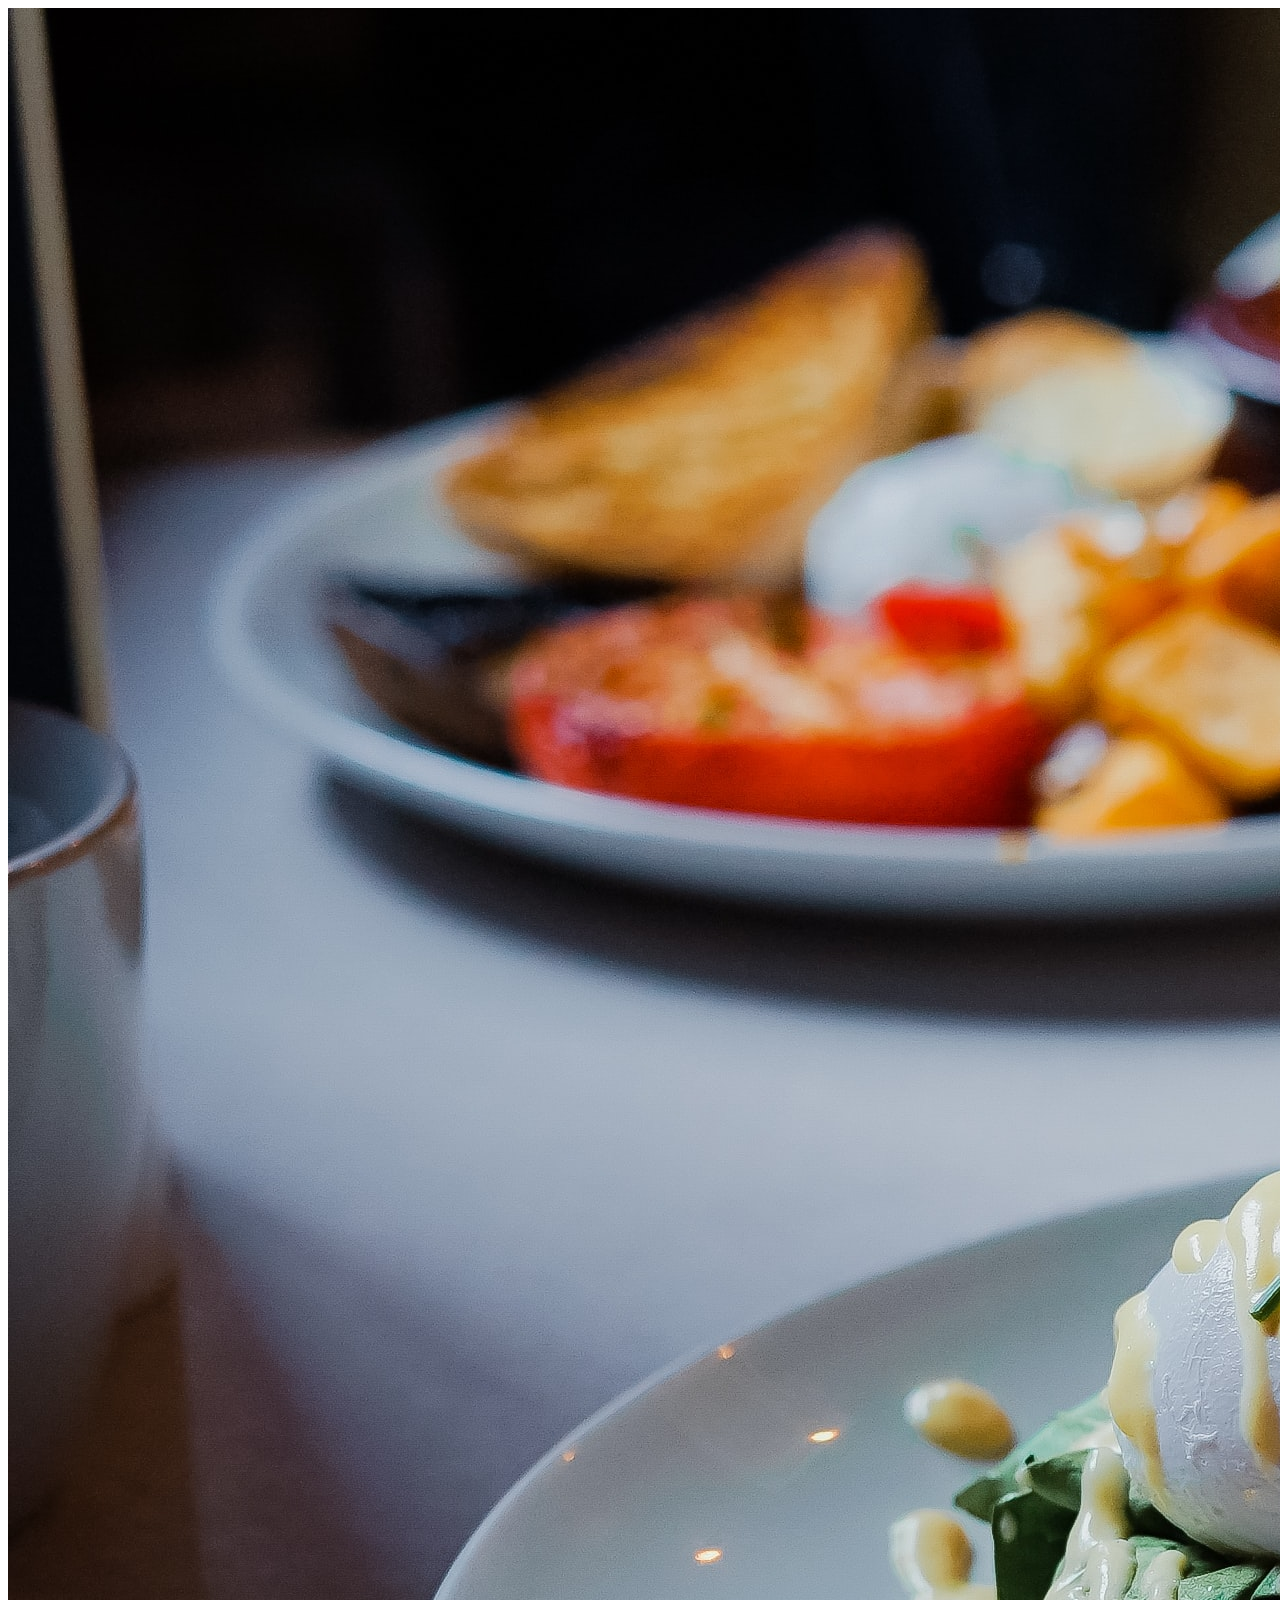
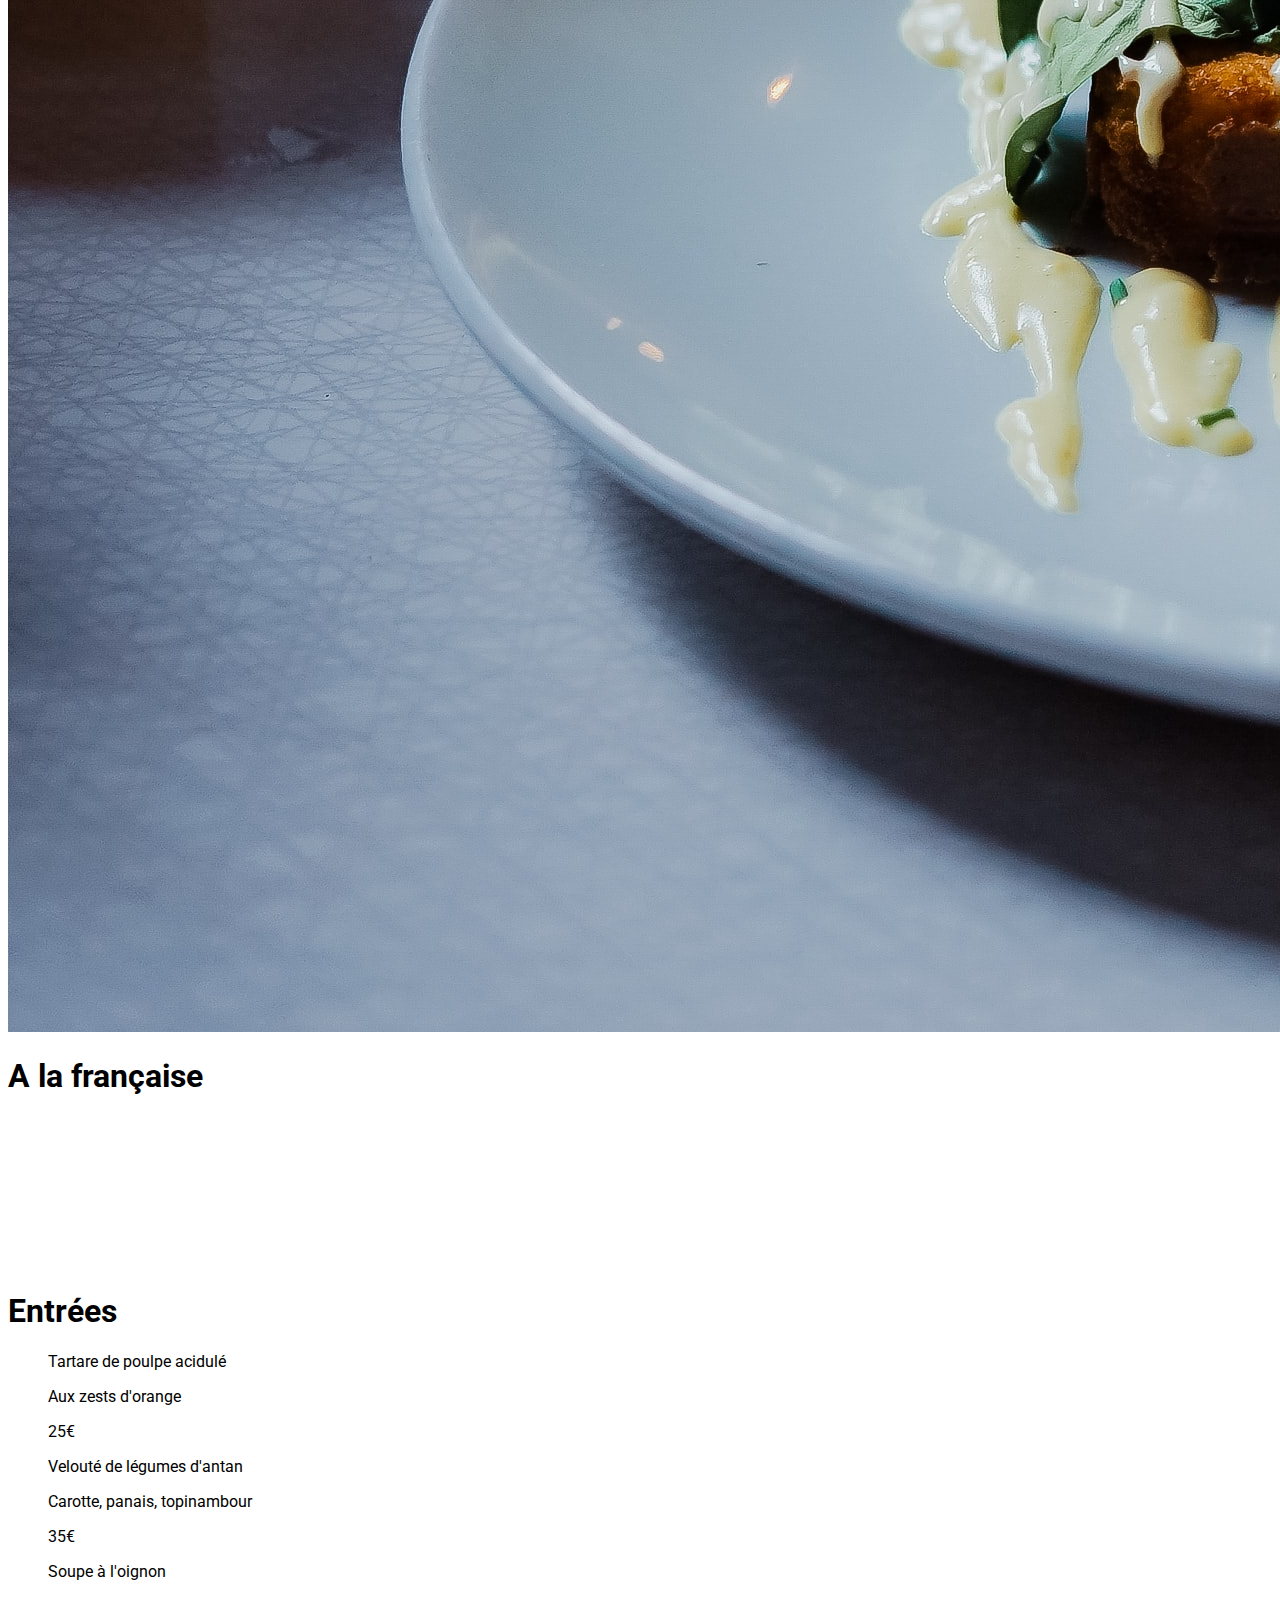
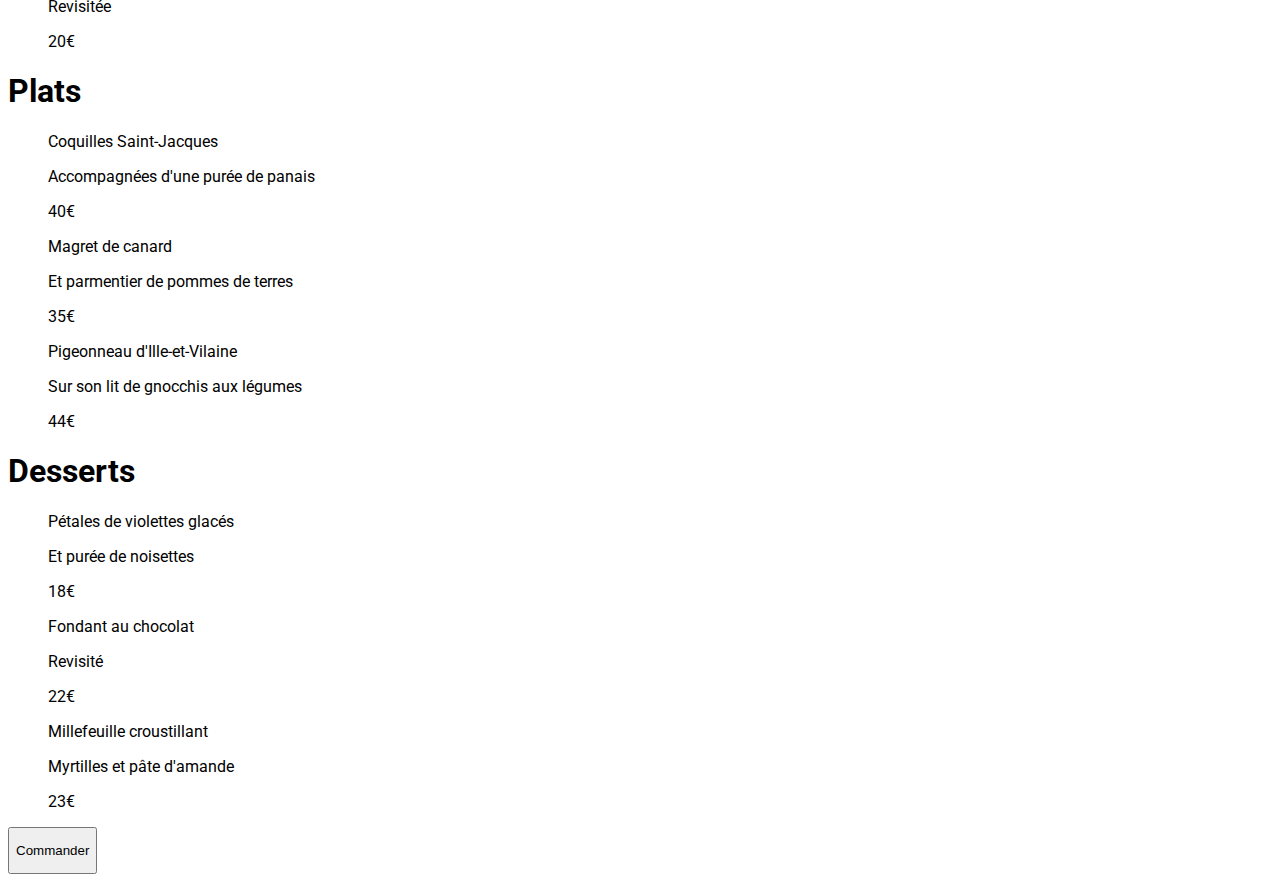
<file: alaFrancaise.html>
<!DOCTYPE html>
<html lang="en">
<head>
    <meta charset="UTF-8">
    <meta http-equiv="X-UA-Compatible" content="IE=edge">
    <meta name="viewport" content="width=device-width, initial-scale=1.0">
    <title>A la française</title>
    <link rel="stylesheet" href="./scss/style.css">
</head>
<body>
    <img src="/images/restaurants/ALaFrancaise.jpg" alt="alafrancaise">

    <section>
        <div>
            <h1>A la française</h1>
            <svg><!--trouver icone coeur--></svg>
        </div>

        <div>
            <h1>Entrées</h1>
            <ul>
                <li> 
                    <p>Tartare de poulpe acidulé</p>
                    <span>
                        <p>Aux zests d'orange</p>
                        <p>25€</p> <!--voir pour le coche-->
                    </span>
                </li>
                <li> 
                    <p>Velouté de légumes d'antan</p>
                    <span>
                        <p>Carotte, panais, topinambour</p>
                        <p>35€</p> <!--voir pour le coche-->
                    </span>
                </li>
                <li> 
                    <p>Soupe à l'oignon</p>
                    <span>
                        <p>Revisitée</p>
                        <p>20€</p> <!--voir pour le coche-->
                    </span>
                </li>
            </ul>
        </div>

        <div>
            <h1>Plats</h1>
            <ul>
                <li> 
                    <p>Coquilles Saint-Jacques</p>
                    <span>
                        <p>Accompagnées d'une purée de panais</p>
                        <p>40€</p> <!--voir pour le coche-->
                    </span>
                </li>
                <li> 
                    <p>Magret de canard</p>
                    <span>
                        <p>Et parmentier de pommes de terres</p>
                        <p>35€</p> <!--voir pour le coche-->
                    </span>
                </li>
                <li> 
                    <p>Pigeonneau d'Ille-et-Vilaine</p>
                    <span>
                        <p>Sur son lit de gnocchis aux légumes</p>
                        <p>44€</p> <!--voir pour le coche-->
                    </span>
                </li>
            </ul>
        </div>

        <div>
            <h1>Desserts</h1>
            <ul>
                <li> 
                    <p>Pétales de violettes glacés</p>
                    <span>
                        <p>Et purée de noisettes</p>
                        <p>18€</p> <!--voir pour le coche-->
                    </span>
                </li>
                <li> 
                    <p>Fondant au chocolat</p>
                    <span>
                        <p>Revisité</p>
                        <p>22€</p> <!--voir pour le coche-->
                    </span>
                </li>
                <li> 
                    <p>Millefeuille croustillant</p>
                    <span>
                        <p>Myrtilles et pâte d'amande</p>
                        <p>23€</p> <!--voir pour le coche-->
                    </span>
                </li>
            </ul>
        </div>
    </section>

    <div>
        <button>
            <p>Commander</p>
        </button>
    </div>
</body>
</html>
</file>
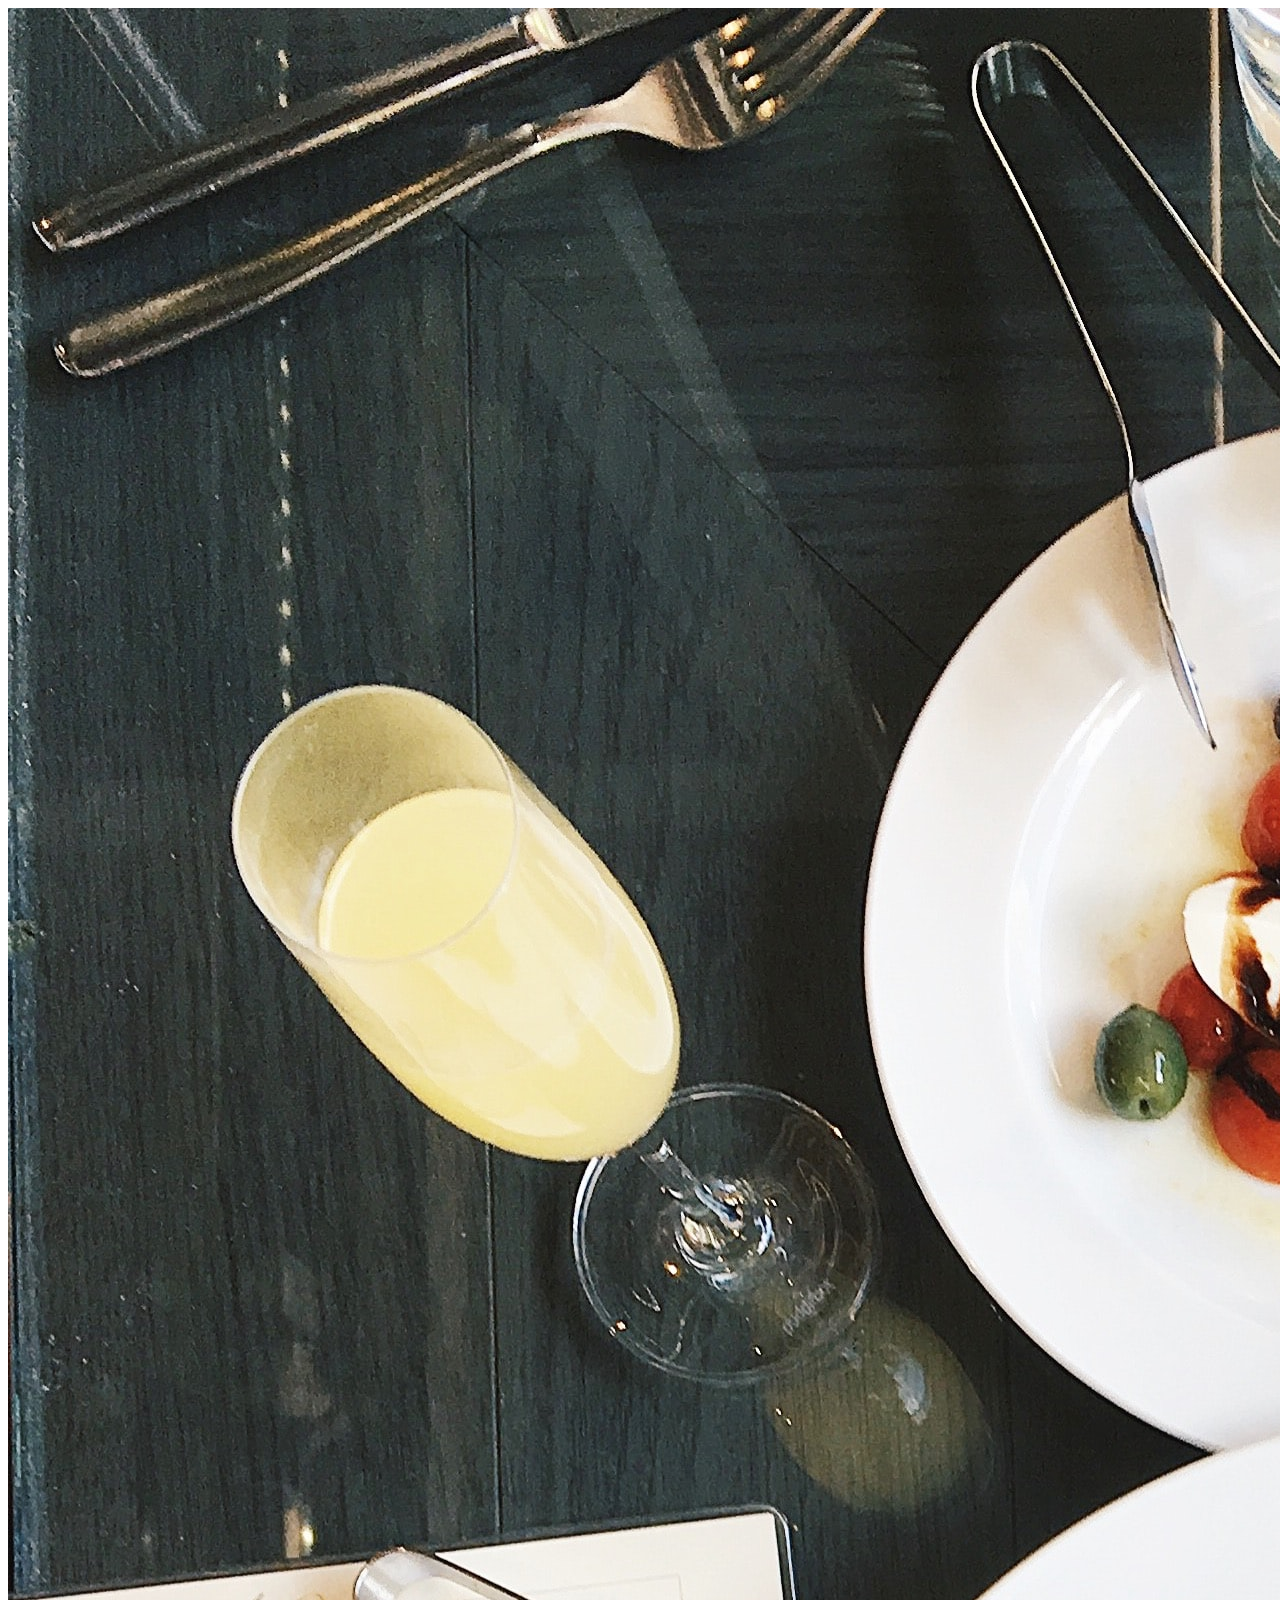
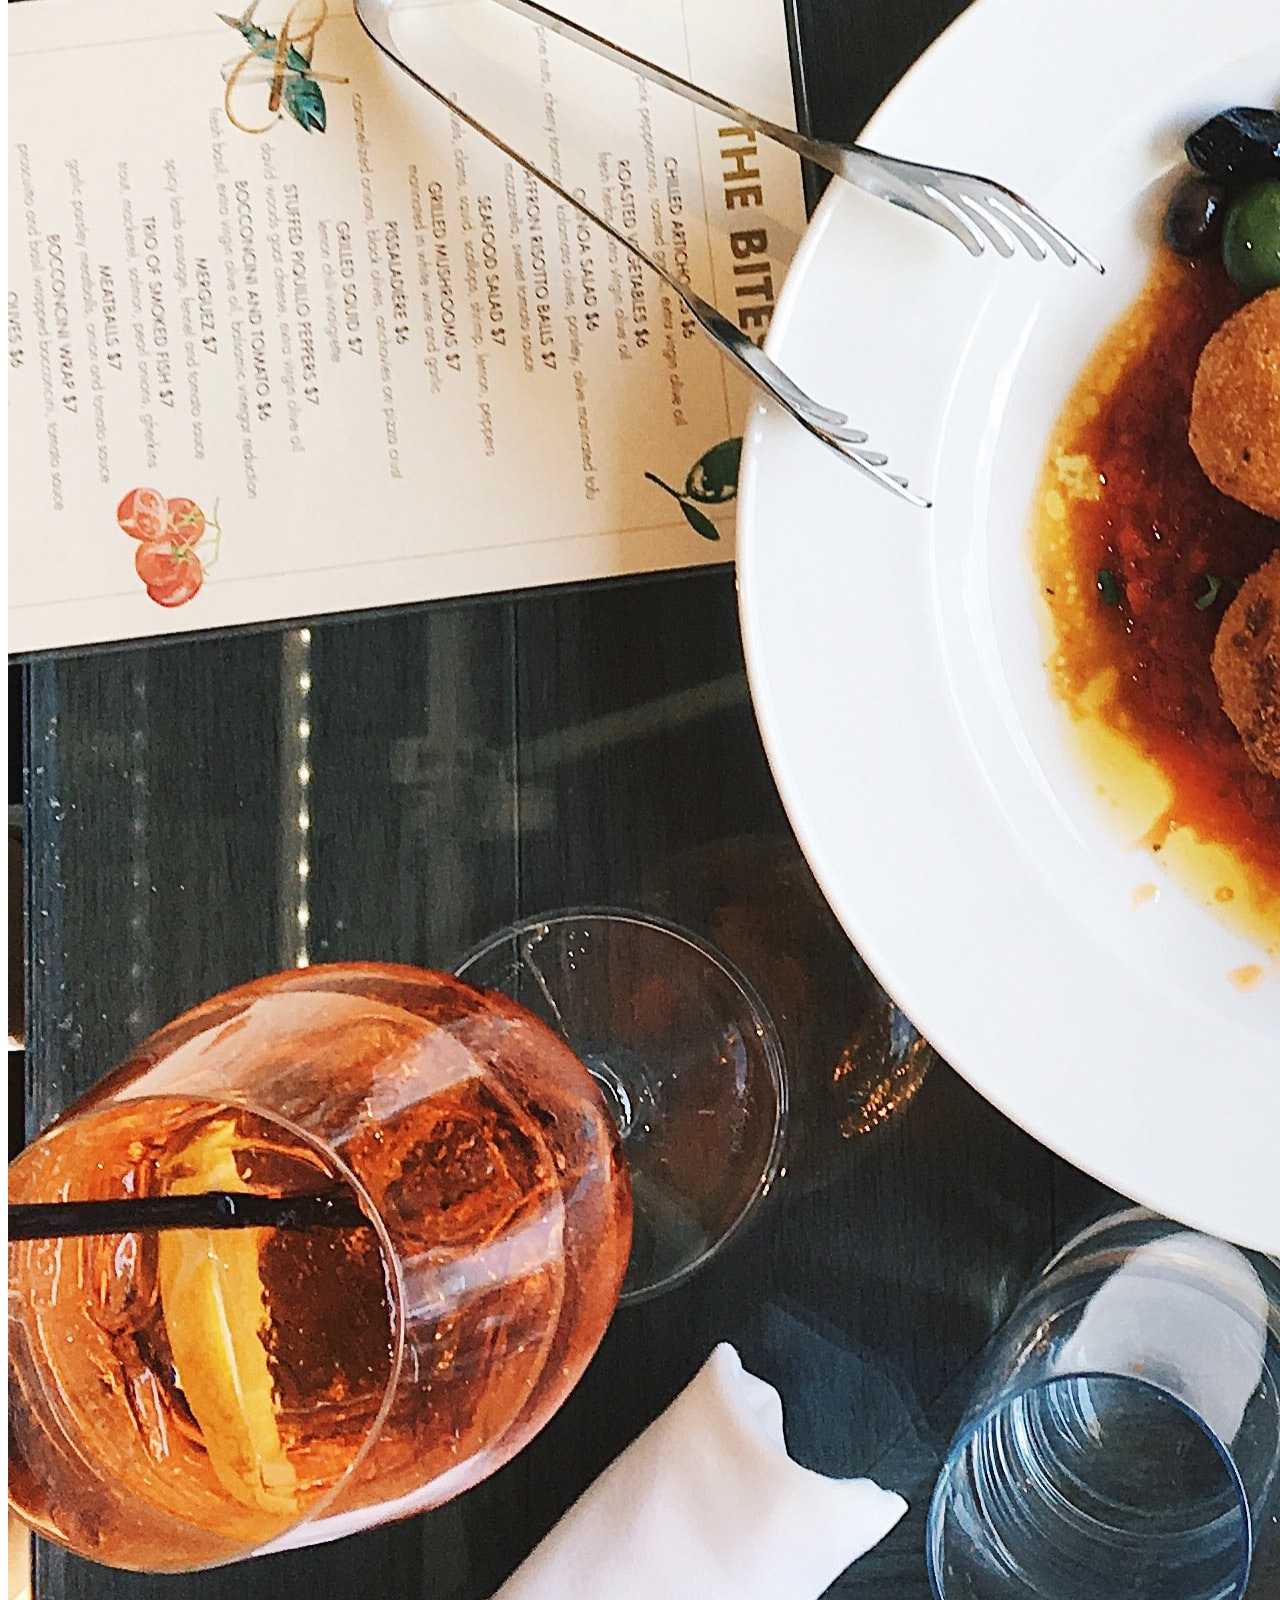
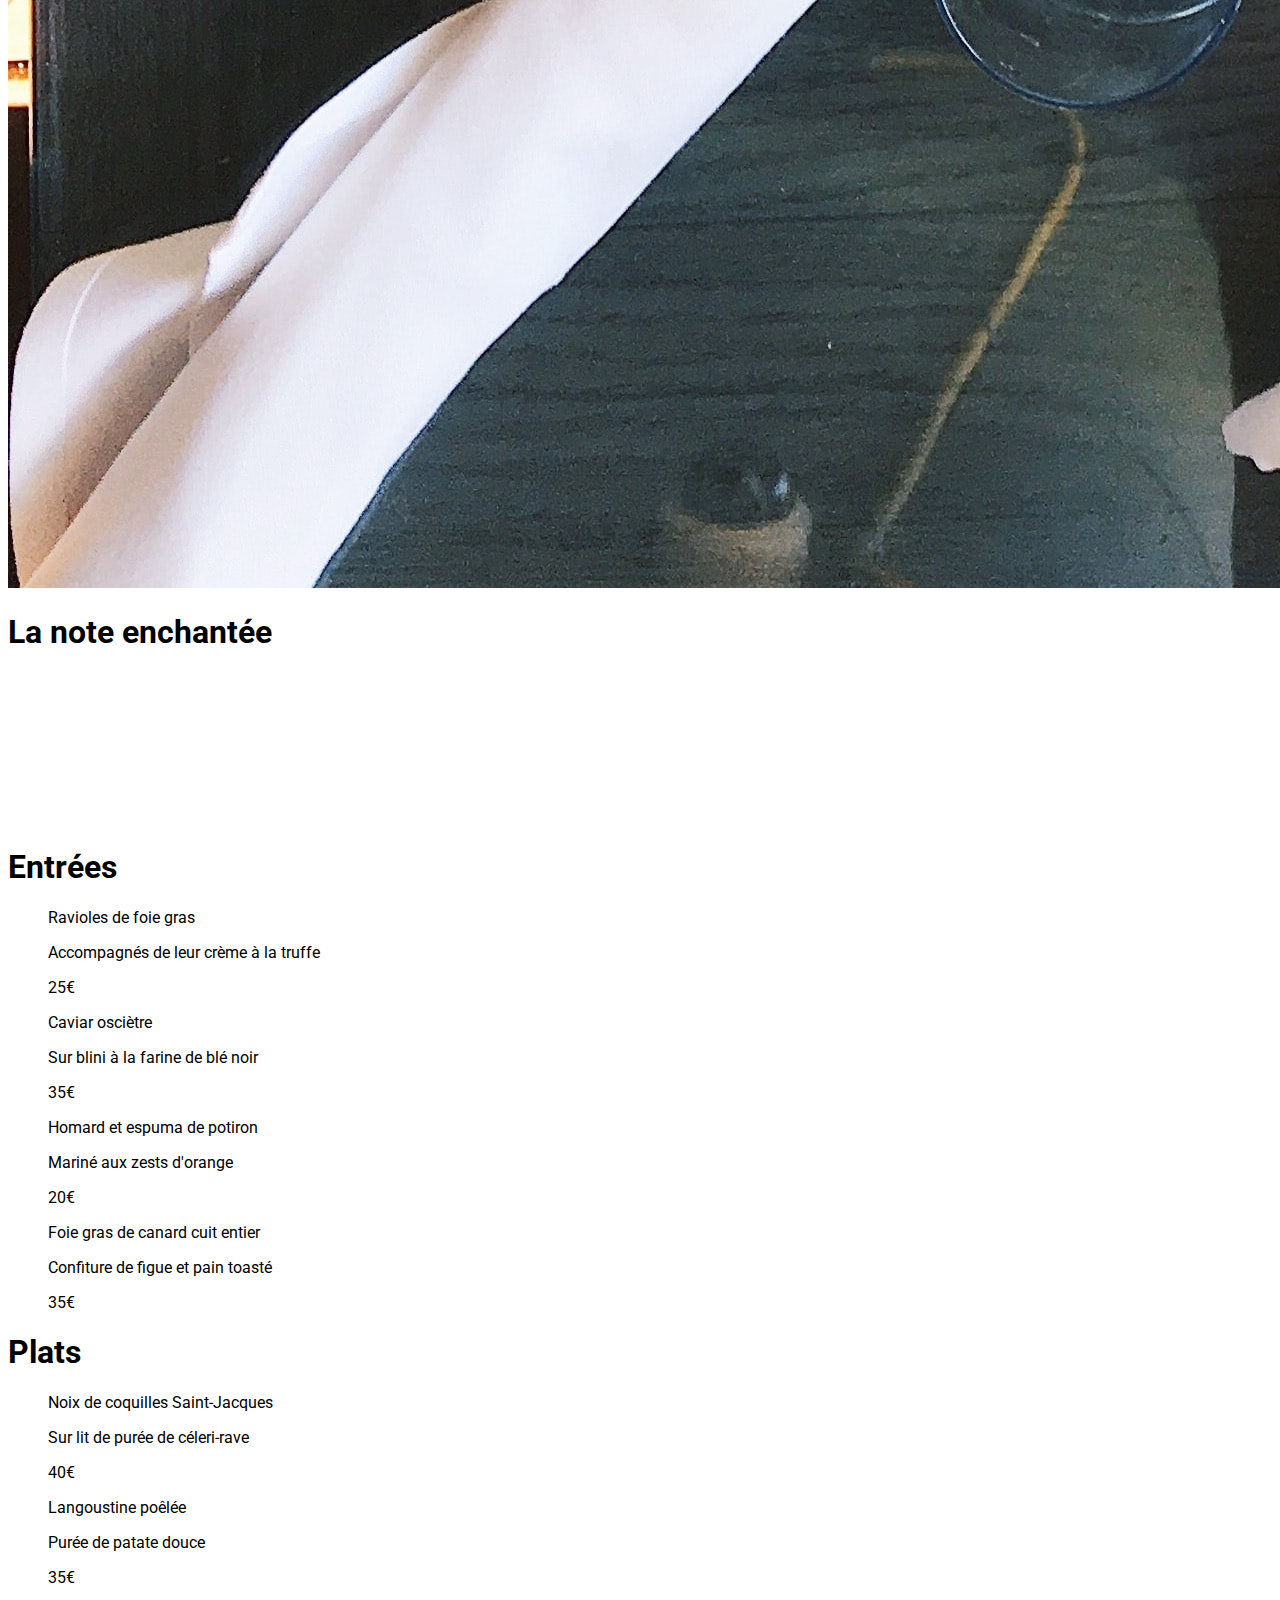
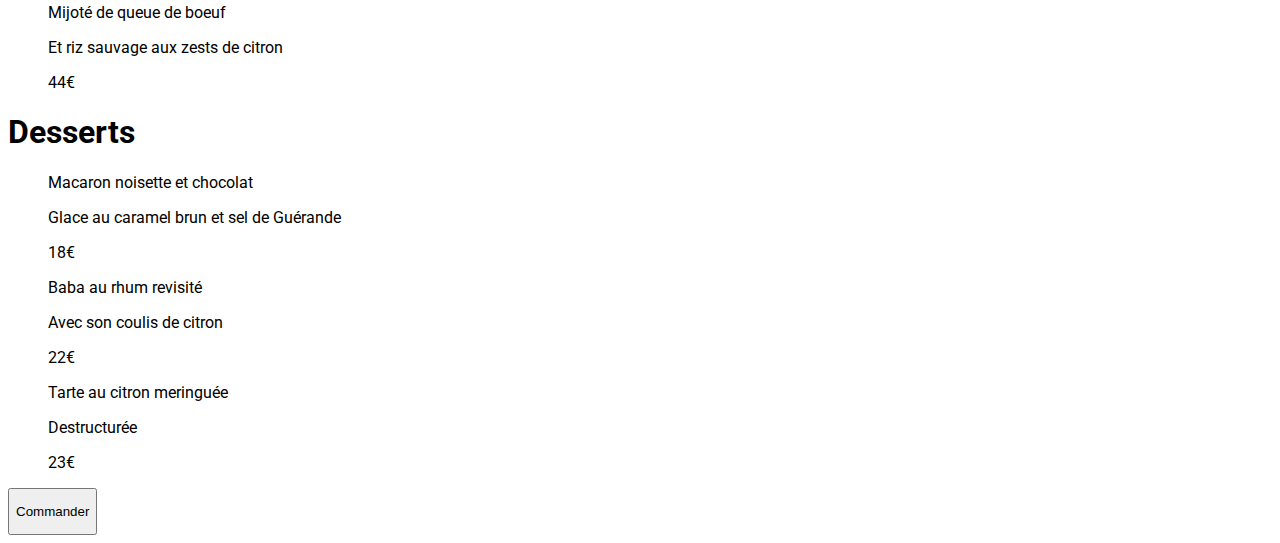
<file: LanoteEnchantee.html>
<!DOCTYPE html>
<html lang="en">
<head>
    <meta charset="UTF-8">
    <meta http-equiv="X-UA-Compatible" content="IE=edge">
    <meta name="viewport" content="width=device-width, initial-scale=1.0">
    <title>La note enchantée</title>
    <link rel="stylesheet" href="./scss/style.css">
</head>
<body>
    <img src="/images/restaurants/LaNoteEnchantee.jpg" alt="noteEnchantee">

    <section>
        <div>
            <h1>La note enchantée</h1>
            <svg><!--trouver icone coeur--></svg>
        </div>

        <div>
            <h1>Entrées</h1>
            <ul>
                <li> 
                    <p>Ravioles de foie gras</p>
                    <span>
                        <p>Accompagnés de leur crème à la truffe</p>
                        <p>25€</p> <!--voir pour le coche-->
                    </span>
                </li>
                <li> 
                    <p>Caviar osciètre</p>
                    <span>
                        <p>Sur blini à la farine de blé noir</p>
                        <p>35€</p> <!--voir pour le coche-->
                    </span>
                </li>
                <li> 
                    <p>Homard et espuma de potiron</p>
                    <span>
                        <p>Mariné aux zests d'orange</p>
                        <p>20€</p> <!--voir pour le coche-->
                    </span>
                </li>
                <li> 
                    <p>Foie gras de canard cuit entier</p>
                    <span>
                        <p>Confiture de figue et pain toasté</p>
                        <p>35€</p> <!--voir pour le coche-->
                    </span>
                </li>
            </ul>
        </div>

        <div>
            <h1>Plats</h1>
            <ul>
                <li> 
                    <p>Noix de coquilles Saint-Jacques</p>
                    <span>
                        <p>Sur lit de purée de céleri-rave</p>
                        <p>40€</p> <!--voir pour le coche-->
                    </span>
                </li>
                <li> 
                    <p>Langoustine poêlée</p>
                    <span>
                        <p>Purée de patate douce</p>
                        <p>35€</p> <!--voir pour le coche-->
                    </span>
                </li>
                <li> 
                    <p>Mijoté de queue de boeuf</p>
                    <span>
                        <p>Et riz sauvage aux zests de citron</p>
                        <p>44€</p> <!--voir pour le coche-->
                    </span>
                </li>
            </ul>
        </div>

        <div>
            <h1>Desserts</h1>
            <ul>
                <li> 
                    <p>Macaron noisette et chocolat</p>
                    <span>
                        <p>Glace au caramel brun et sel de Guérande</p>
                        <p>18€</p> <!--voir pour le coche-->
                    </span>
                </li>
                <li> 
                    <p>Baba au rhum revisité</p>
                    <span>
                        <p>Avec son coulis de citron</p>
                        <p>22€</p> <!--voir pour le coche-->
                    </span>
                </li>
                <li> 
                    <p>Tarte au citron meringuée</p>
                    <span>
                        <p>Destructurée</p>
                        <p>23€</p> <!--voir pour le coche-->
                    </span>
                </li>
            </ul>
        </div>
    </section>

    <div>
        <button>
            <p>Commander</p>
        </button>
    </div>
</body>
</html>
</file>
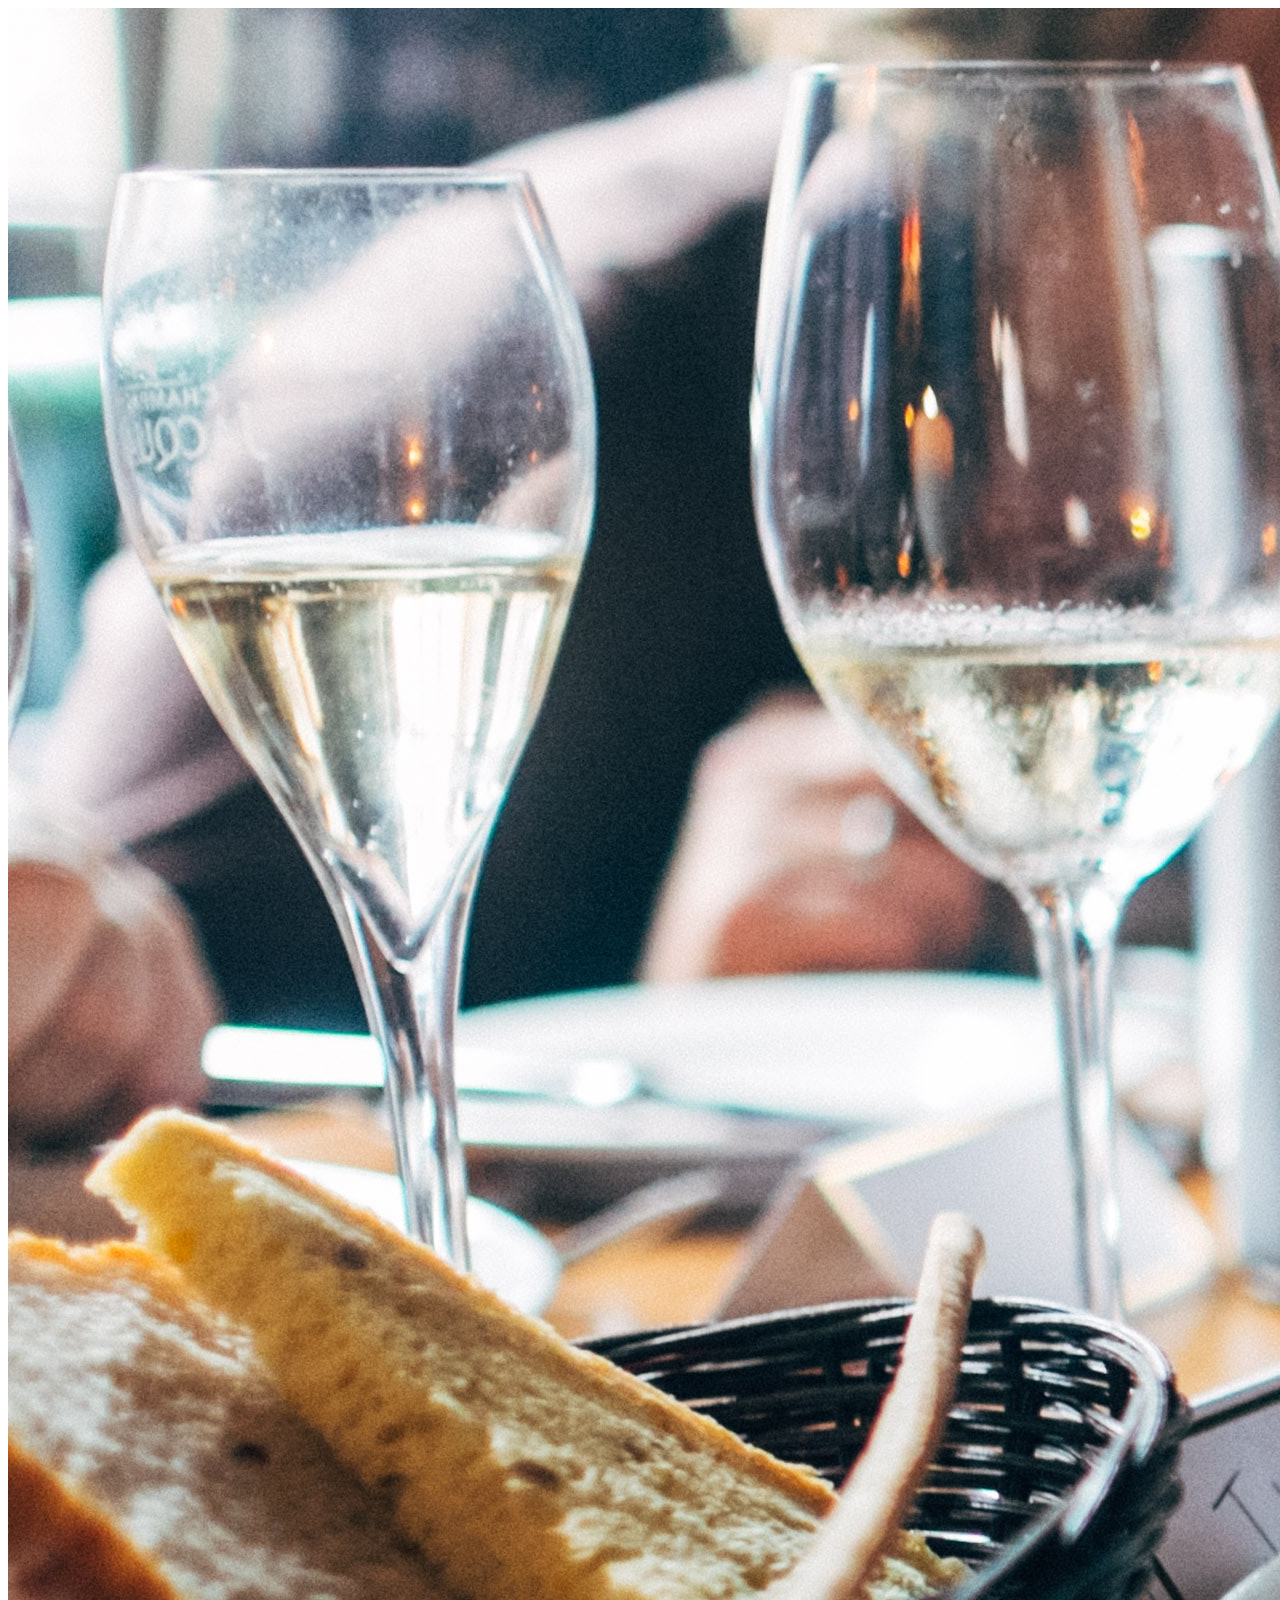
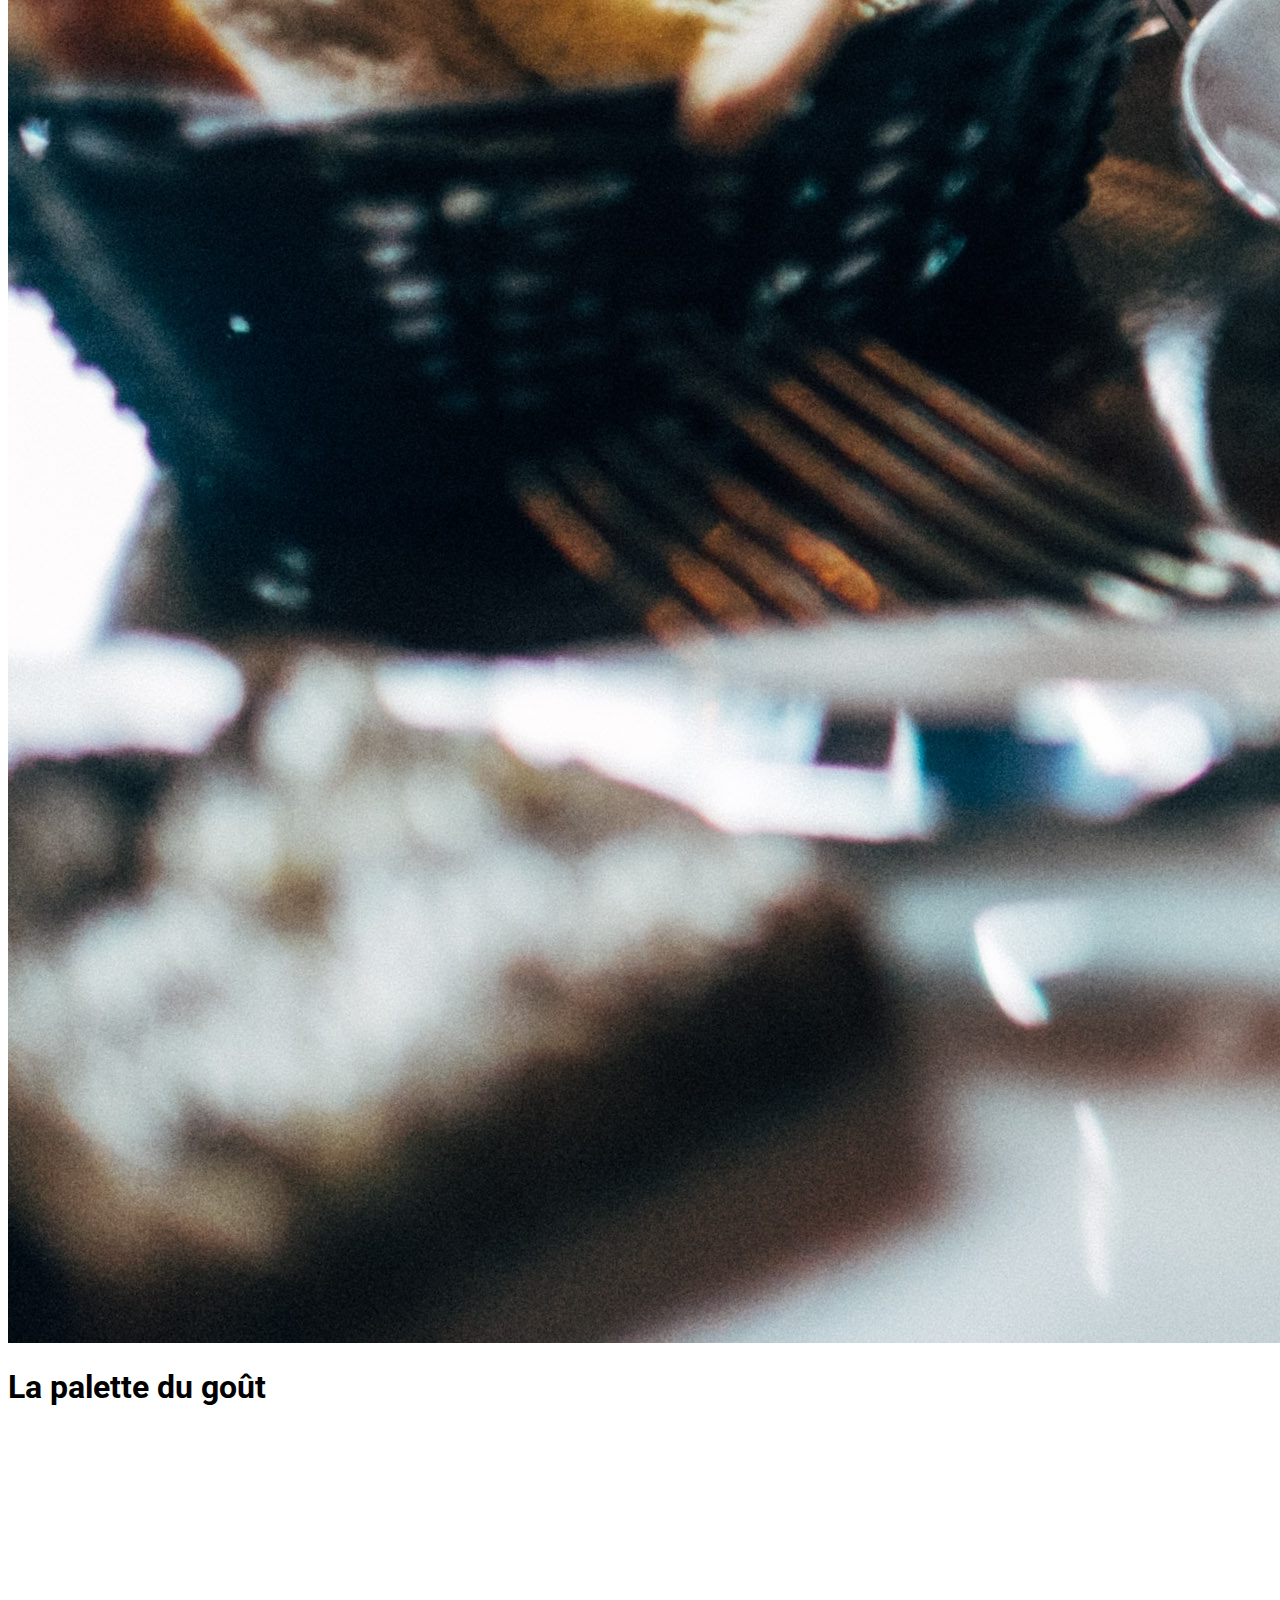
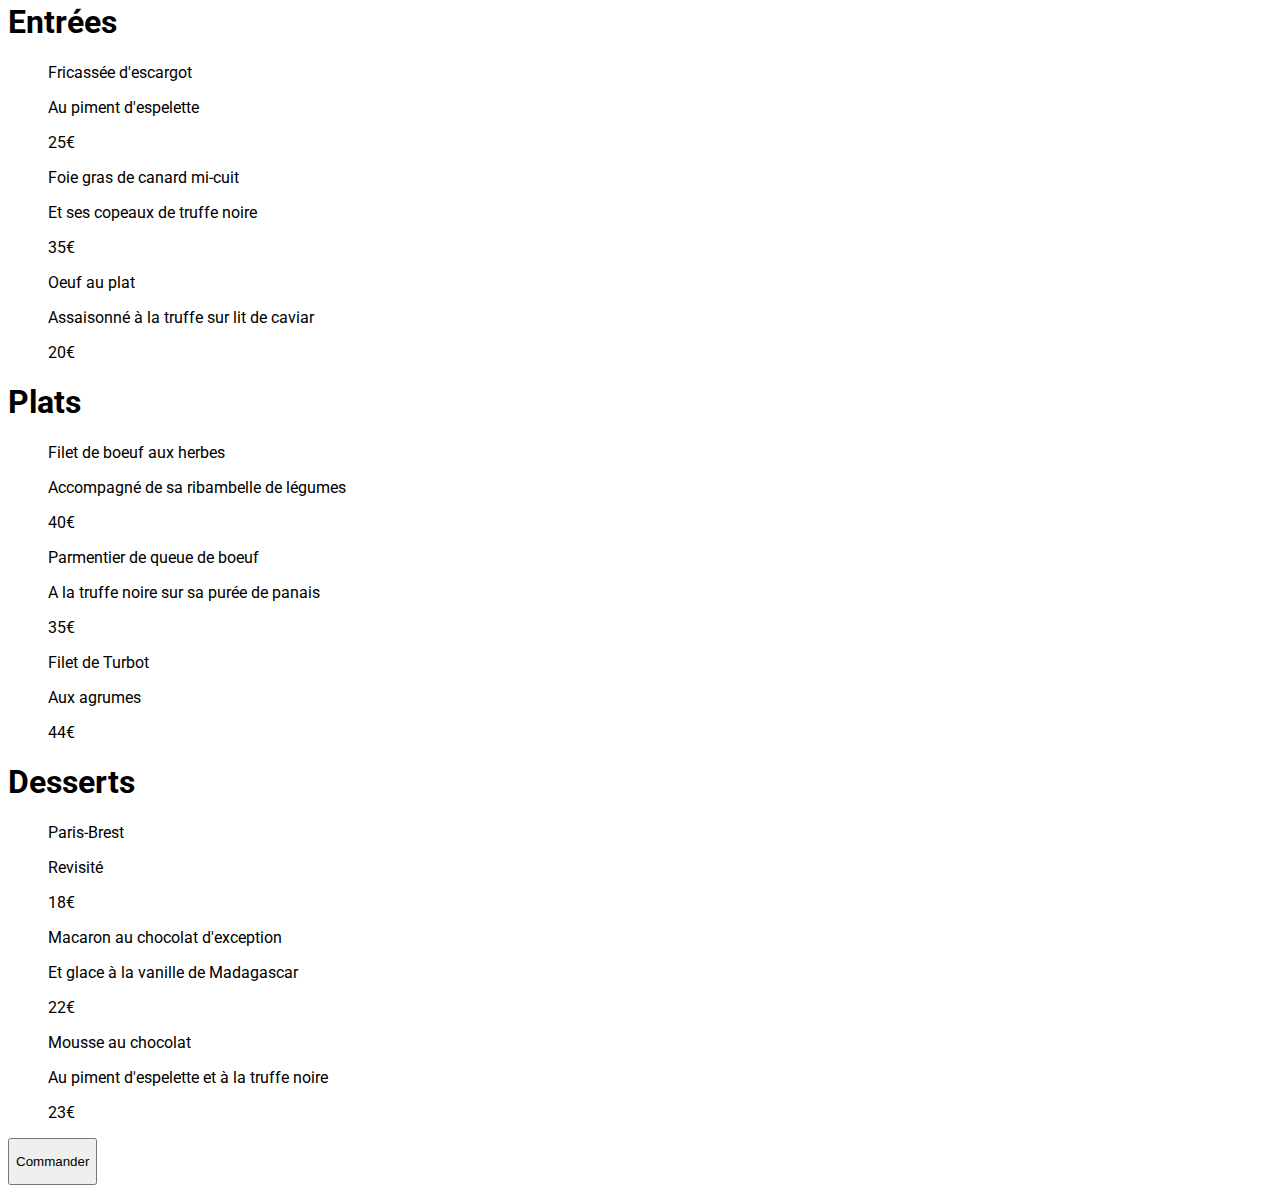
<file: LaPaletteduGout.html>
<!DOCTYPE html>
<html lang="en">
<head>
    <meta charset="UTF-8">
    <meta http-equiv="X-UA-Compatible" content="IE=edge">
    <meta name="viewport" content="width=device-width, initial-scale=1.0">
    <title>La palette du goût</title>
    <link rel="stylesheet" href="./scss/style.css">
</head>
<body>
    <img src="/images/restaurants/LaPaletteDuGout.jpg" alt="La palette du goût">

    <section>
        <div>
            <h1>La palette du goût</h1>
            <svg><!--trouver icone coeur--></svg>
        </div>

        <div>
            <h1>Entrées</h1>
            <ul>
                <li> 
                    <p>Fricassée d'escargot</p>
                    <span>
                        <p>Au piment d'espelette</p>
                        <p>25€</p> <!--voir pour le coche-->
                    </span>
                </li>
                <li> 
                    <p>Foie gras de canard mi-cuit</p>
                    <span>
                        <p>Et ses copeaux de truffe noire</p>
                        <p>35€</p> <!--voir pour le coche-->
                    </span>
                </li>
                <li> 
                    <p>Oeuf au plat</p>
                    <span>
                        <p>Assaisonné à la truffe sur lit de caviar</p>
                        <p>20€</p> <!--voir pour le coche-->
                    </span>
                </li>
            </ul>
        </div>

        <div>
            <h1>Plats</h1>
            <ul>
                <li> 
                    <p>Filet de boeuf aux herbes</p>
                    <span>
                        <p>Accompagné de sa ribambelle de légumes</p>
                        <p>40€</p> <!--voir pour le coche-->
                    </span>
                </li>
                <li> 
                    <p>Parmentier de queue de boeuf</p>
                    <span>
                        <p>A la truffe noire sur sa purée de panais</p>
                        <p>35€</p> <!--voir pour le coche-->
                    </span>
                </li>
                <li> 
                    <p>Filet de Turbot</p>
                    <span>
                        <p>Aux agrumes</p>
                        <p>44€</p> <!--voir pour le coche-->
                    </span>
                </li>
            </ul>
        </div>

        <div>
            <h1>Desserts</h1>
            <ul>
                <li> 
                    <p>Paris-Brest</p>
                    <span>
                        <p>Revisité</p>
                        <p>18€</p> <!--voir pour le coche-->
                    </span>
                </li>
                <li> 
                    <p>Macaron au chocolat d'exception</p>
                    <span>
                        <p>Et glace à la vanille de Madagascar</p>
                        <p>22€</p> <!--voir pour le coche-->
                    </span>
                </li>
                <li> 
                    <p>Mousse au chocolat</p>
                    <span>
                        <p>Au piment d'espelette et à la truffe noire</p>
                        <p>23€</p> <!--voir pour le coche-->
                    </span>
                </li>
            </ul>
        </div>
    </section>

    <div>
        <button>
            <p>Commander</p>
        </button>
    </div>
</body>
</html>
</file>
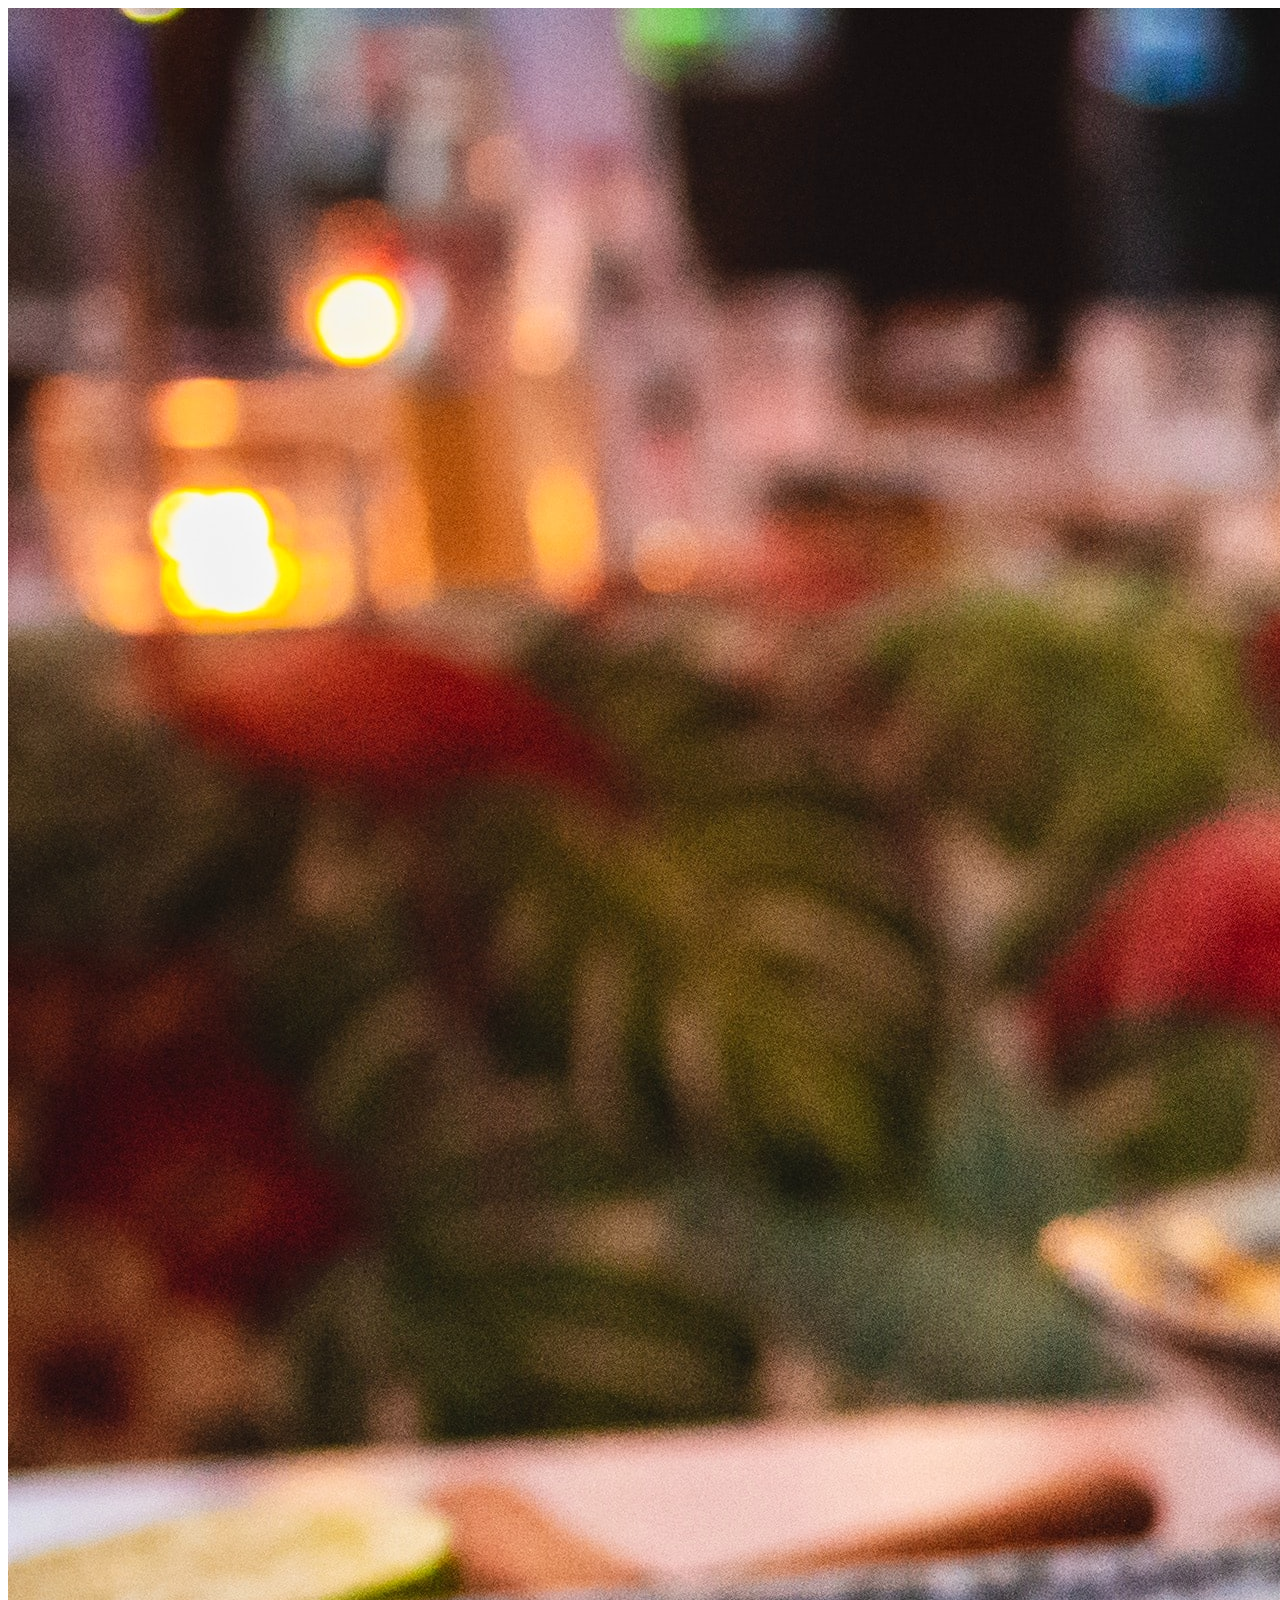
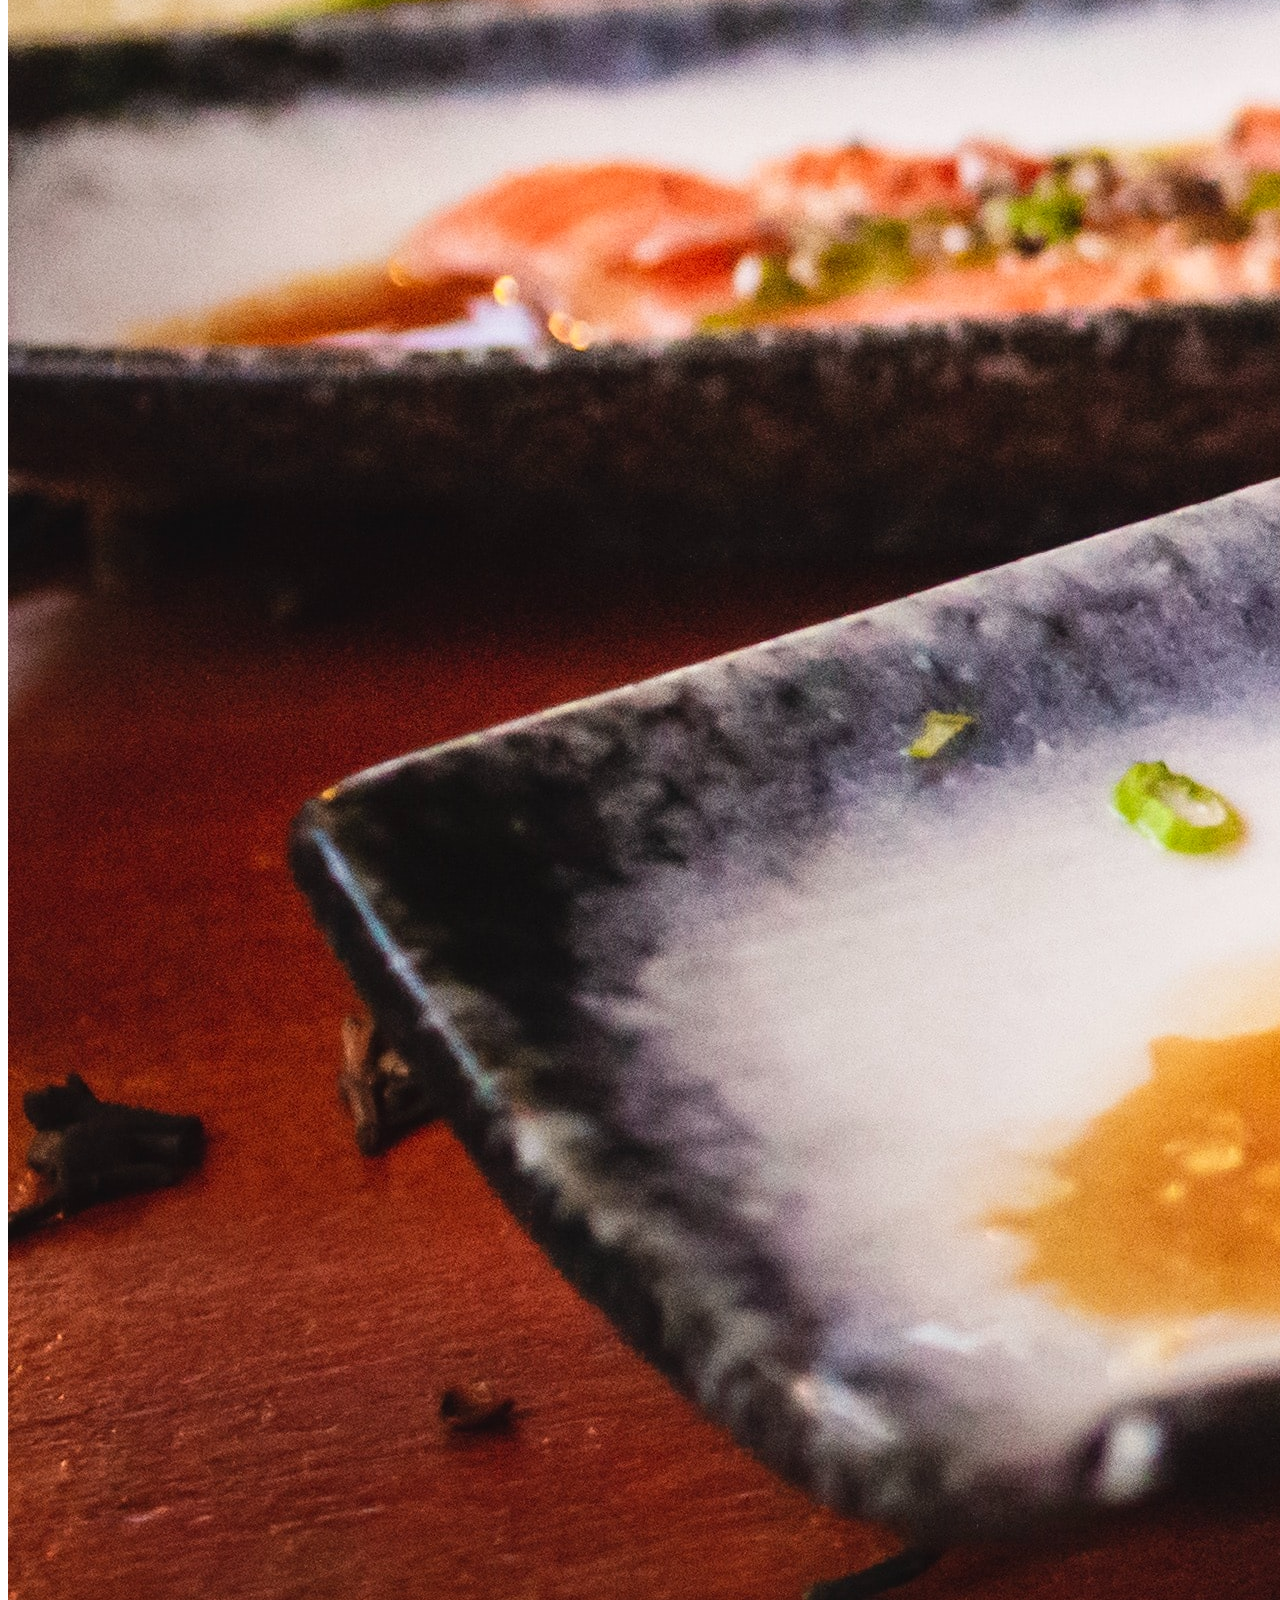
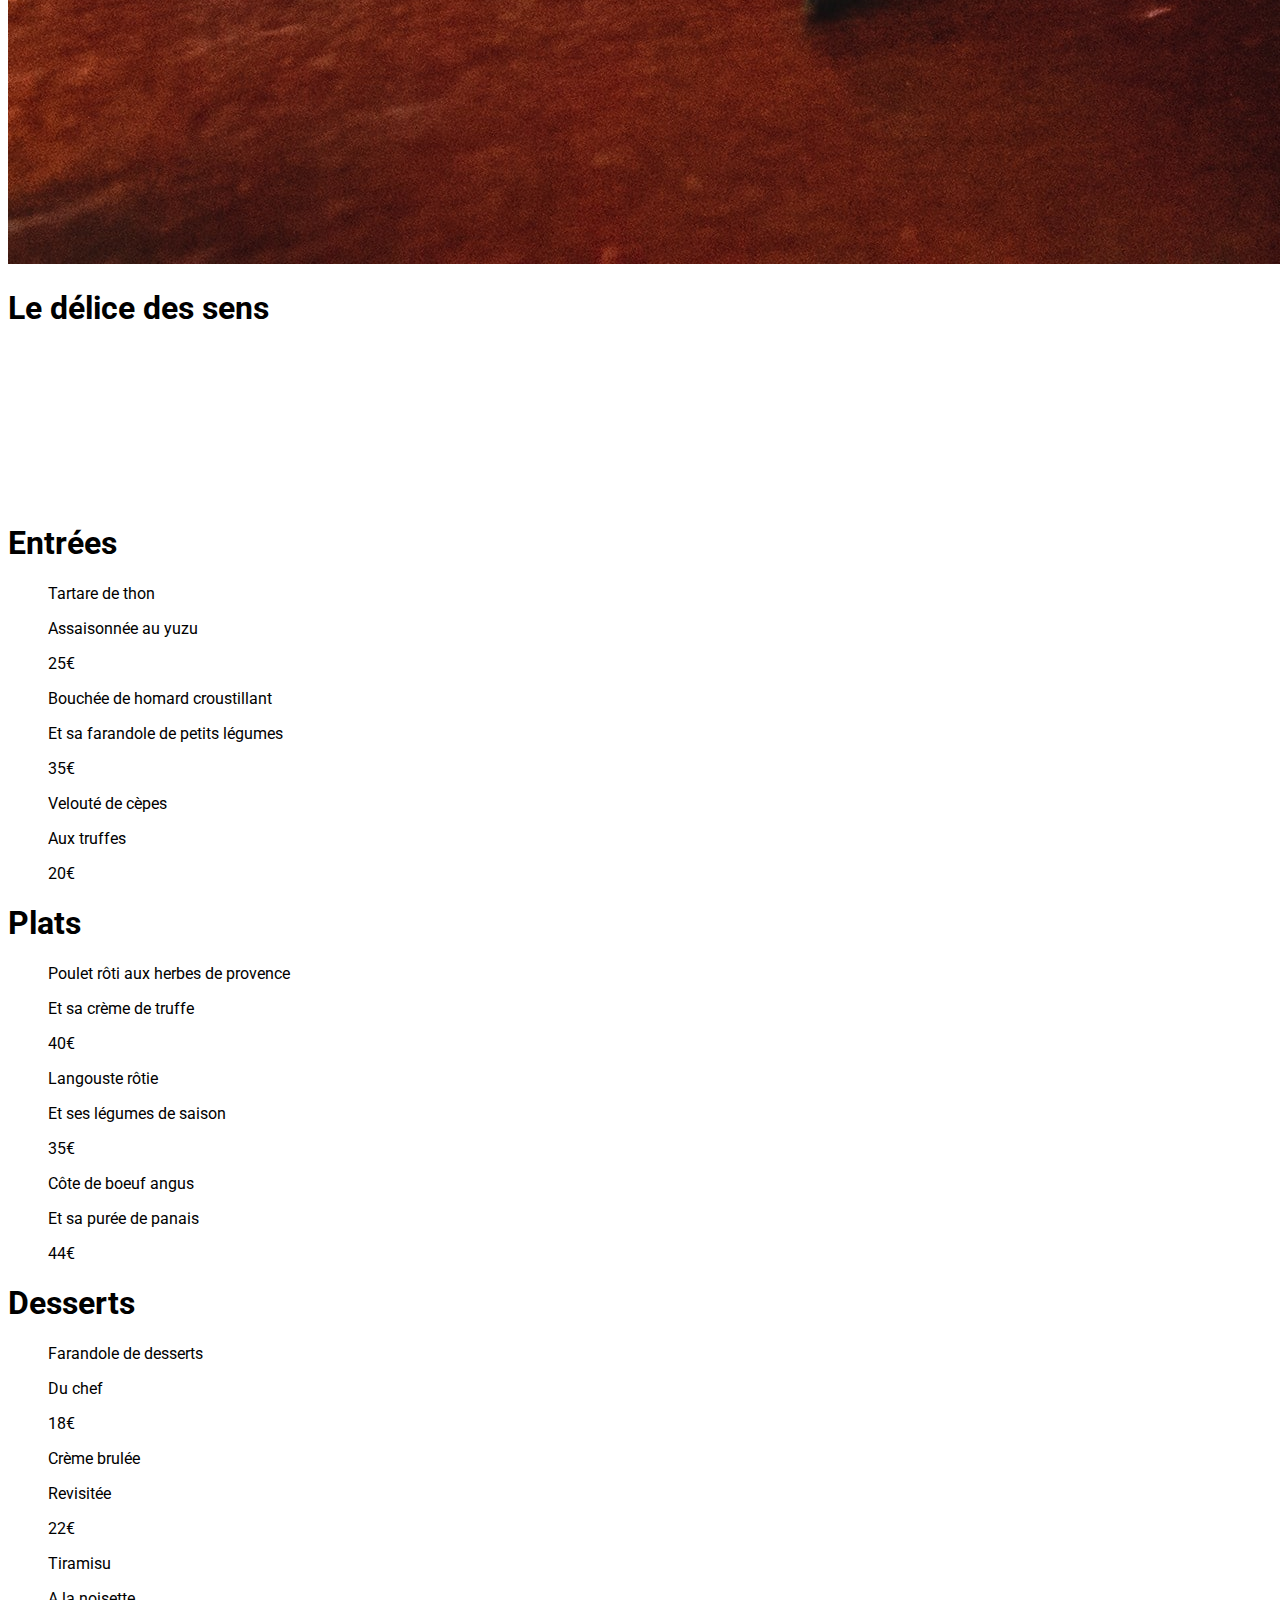
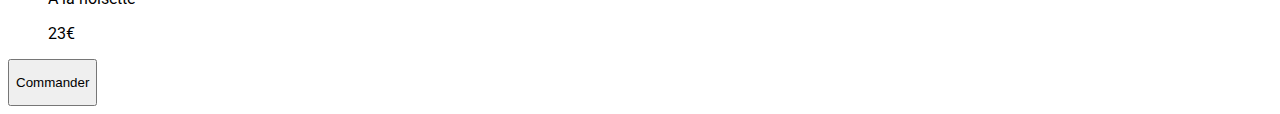
<file: LeDelicedesSens.html>
<!DOCTYPE html>
<html lang="en">
<head>
    <meta charset="UTF-8">
    <meta http-equiv="X-UA-Compatible" content="IE=edge">
    <meta name="viewport" content="width=device-width, initial-scale=1.0">
    <title>Le délice des sens</title>
    <link rel="stylesheet" href="./scss/style.css">
</head>
<body>
    <img src="/images/restaurants/LeDeliceDesSens.jpg" alt="Le délice des sens">

    <section>
        <div>
            <h1>Le délice des sens</h1>
            <svg><!--trouver icone coeur--></svg>
        </div>

        <div>
            <h1>Entrées</h1>
            <ul>
                <li> 
                    <p>Tartare de thon</p>
                    <span>
                        <p>Assaisonnée au yuzu</p>
                        <p>25€</p> <!--voir pour le coche-->
                    </span>
                </li>
                <li> 
                    <p>Bouchée de homard croustillant</p>
                    <span>
                        <p>Et sa farandole de petits légumes</p>
                        <p>35€</p> <!--voir pour le coche-->
                    </span>
                </li>
                <li> 
                    <p>Velouté de cèpes</p>
                    <span>
                        <p>Aux truffes</p>
                        <p>20€</p> <!--voir pour le coche-->
                    </span>
                </li>
            </ul>
        </div>

        <div>
            <h1>Plats</h1>
            <ul>
                <li> 
                    <p>Poulet rôti aux herbes de provence</p>
                    <span>
                        <p>Et sa crème de truffe</p>
                        <p>40€</p> <!--voir pour le coche-->
                    </span>
                </li>
                <li> 
                    <p>Langouste rôtie</p>
                    <span>
                        <p>Et ses légumes de saison</p>
                        <p>35€</p> <!--voir pour le coche-->
                    </span>
                </li>
                <li> 
                    <p>Côte de boeuf angus</p>
                    <span>
                        <p>Et sa purée de panais</p>
                        <p>44€</p> <!--voir pour le coche-->
                    </span>
                </li>
            </ul>
        </div>

        <div>
            <h1>Desserts</h1>
            <ul>
                <li> 
                    <p>Farandole de desserts</p>
                    <span>
                        <p>Du chef</p>
                        <p>18€</p> <!--voir pour le coche-->
                    </span>
                </li>
                <li> 
                    <p>Crème brulée</p>
                    <span>
                        <p>Revisitée</p>
                        <p>22€</p> <!--voir pour le coche-->
                    </span>
                </li>
                <li> 
                    <p>Tiramisu</p>
                    <span>
                        <p>A la noisette</p>
                        <p>23€</p> <!--voir pour le coche-->
                    </span>
                </li>
            </ul>
        </div>
    </section>

    <div>
        <button>
            <p>Commander</p>
        </button>
    </div>
</body>
</html>
</file>
<file: scss/style.css>
@import url("https://fonts.googleapis.com/css2?family=Raleway:wght@100;200&family=Roboto:ital,wght@0,100;0,300;0,400;0,500;0,700;0,900;1,100;1,300;1,400;1,500;1,700;1,900&display=swap");
@import url('https://fonts.googleapis.com/css2?family=Raleway:wght@100;200&family=Roboto:ital,wght@0,100;0,300;0,400;0,500;0,700;0,900;1,100;1,300;1,400;1,500;1,700;1,900&family=Shrikhand&display=swap');

html {
  font-family: 'Roboto', Courier New, Courier, monospace;
}

:root {
  --color1: #9356DC;
  --color2: #FF79DA;
  --color3: #99E2D0;
}



body {
  max-width: 100%;
  list-style: none;
}

body ul {
  list-style: none;
}

a {
  text-decoration: none;
  color: initial;
}

div#container {
  width: 100%;
  height: 100%;
  animation-name: opacity;
  animation-duration: 2500ms;
  animation-iteration-count: 1;
  animation-fill-mode: forwards;
  animation-delay: 0s;
  animation-timing-function: cubic-bezier(1, -0.25, 0.93, 0.59);
}

@keyframes opacity {
  0% {
    opacity: 0;
}

100% {
    opacity: 1;
}
}

/* ------------- LOADER -------------- */
#spinner {
  width: 100%;
  height: 100%;
}

.loader {
  width: 180px;
  height: 180px;
  border-radius: 50%;
  animation-name: spin;
  animation-duration: 2.2s;
  animation-iteration-count: 1;
  animation-timing-function: cubic-bezier(0.35, 0.36, 0.72, 0.72);
  animation-fill-mode: forwards;
  position:fixed;
  margin: auto auto;
  left: 0;
  right: 0;
  top: 0;
  bottom: 0;
}

@keyframes spin {
  0% {
    transform: rotate(0deg);
    background-image: linear-gradient(
    -225deg,
    #9356DC 0%,
    #FF79DA 50%,
    #99E2D0 100%
  );
    opacity: 1;
}

50% {
    transform: rotate(360deg);
    background-image: linear-gradient(
    -225deg,
    #9356DC 0%,
    #FF79DA 50%,
    #99E2D0 100%
  );
    opacity: 0.95;
    border-radius: 50%;
}
74% {
    border-radius: 50%;
}
75% {
    transform: rotate(540deg);
    opacity: 0.9;
}
85% {
    border-radius: 50%;
}
100% {
    border-radius: 50%;
    transform: rotate(720deg);
    background-image: linear-gradient(
    -225deg,
    #9356DC 0%,
    #FF79DA 50%,
    #99E2D0 100%
  );
    opacity: 0;
}
}

/*------------header------------*/
header.navBar {
  height: 10%;
  display: flex;
  justify-content: center;
  align-items: center;
  box-shadow: 0 0 0.5rem #58585886;
  z-index: 10;
  position: relative;
}

/*svg*/
#container .navBar .fa-arrow-left {
  visibility: hidden;
}

header.navBar h1 {
  font-family: 'Shrikhand', Courier New, Courier, monospace;
  font-size: 200%;
  margin-top: 20px ;
}

/*------------main------------*/
section.article1 {
  background-color: #f8f5f5;
  display: flex;
  justify-content: center;
}

section .article1_input {
  display: flex;
 flex-direction: row;
 padding-left: 60px;
}

section.article1 i {
  display: flex;
  justify-content: center;
  font-size: 20px;
  padding: 15px;
}

section.article1 input {
  background-color: transparent;
  border: 0;
  color: #000;
  font-weight: bold;
  padding-left: 0;
  font-size: 15px;
}

section.article2 {
  background-color: #fffafa;
  display: flex;
  flex-direction: column;
  align-items: center;
  padding: 20px;
}

section.article2 h1 {
  text-align: center;
  font-weight: bold;
  font-size: 150%;
  padding: 10px;
}

section.article2 p {
  color: #393939;
  text-align: center;
  font-size: 100%;
  padding: 10px;
}

section.article2 button {
  height: 50px;
  border-radius: 30px;
  border: 0;
  background: linear-gradient(#FF79DA, #9356DC);
}

.article2 button {
  background-color: transparent;
  color: #ffffff !important;
  border: none;
  font-size: 15px;
  padding: 10px;
  cursor: pointer;
}

section .article2 .button:hover {
  background: linear-gradient(#ff79d9aa, #9256dcc5) !important;
}

section.article3 {
  padding: 40px 30px 40px 30px;
  background-color: white;
}

section.article3 h2 {
  font-weight: bold;
  font-size: 150%;
}

.article3 .fonctionnement {
  display: flex;
  flex-direction: row;
  align-items: center;
  height: 60px;
  padding: 35px;
  margin-bottom: 20px;
  margin-top: 20px;
  background-color: #fffafa;
  border-radius: 25px;
  box-shadow: rgba(0, 0, 0, 0.168) 0px 8px 8px;
}

.article3 .numero {
  background-color:#9356DC;
  color: #ffffff;
  padding: 5px 10px 5px 10px;
  border-radius: 25px;
  margin-right: 30px;
  margin-left: -40px;
}

.fonctionnement .tel {
  color: #bbbbbb;
}

.fonctionnement .liste {
  color: #bbbbbb;
}

.fonctionnement .fa-store {
  color: var(--color1);
}

.fonctionnement p {
  padding-left: 20px;
  text-align: center;
}

#article4 {
  background-color: #fffafa;
}

#article4 a {
  display: flex;
  align-items: center;
}

#article4 h2 {
  font-weight: bold;
  font-size: 150%;
  padding: 40px 30px 0 30px;
}

#article4 .article4_restau .card1 {
  width: 90%;
  height: 250px;
  margin: 20px;
  background-color: white;
  border-radius: 25px;
  box-shadow: rgba(0, 0, 0, 0.168) 0px 8px 8px;
}

#article4 .article4_restau .nouveau, #article4 .article4_restau .nouveau1  {
  color: #008766;
  background: #99E2D0;
  border-radius: 5px;
  padding: 4px;
  width: fit-content;
  position:absolute;
  margin-top: 10px;
  right: 10%;
}

#article4 .article4_restau .img11 {
  width: 100%;
  height: 180px;
  object-fit: cover;
  border-top-left-radius: 20px;
  border-top-right-radius: 20px;
}

#article4 .article4_restau .card1Text {
  display: flex;
  flex-direction: row;
  justify-content: space-between;
  align-items: center;
  padding: 10px;
}

#article4 .article4_restau .card1Text .text11 h3 {
  font-weight: bold;
}

.coeurs {
  height: 20px;
  width: 40px;
  border-radius: 0 0 20px 0;
}

.coeurs:hover .fa-regular {
  opacity: 0;
}

.coeurs .fa-regular {
  color: #000000;
}

.coeurs .fa-regular:hover {
  color: transparent;
}

.coeurs :nth-child(2):hover {
  opacity: 1;
  transform: scale(1.05);
}

.coeurs .fa-heart {
  position: absolute;
  cursor: pointer;
  font-size: 20px;
  height: 20px;
  width: 40px;
}

.coeurs .fa-solid {
	background: linear-gradient(0deg, #9356DC 0%, #ff79DA 80%);
  -webkit-background-clip: text;
  color: transparent;
  opacity: 0;
  }


/*------------footer------------*/
footer.basDePage {
  position:relative;
  background-color: #393939;
  color: white !important;
  padding: 30px;
}

footer.basDePage h1 {
  font-family: 'Shrikhand', Courier New, Courier, monospace;
  font-size: 25px;
  padding: 0 0 15px 0;
}

footer ul {
  padding-left: 0;
}

footer.basDePage li {
  padding: 5px 0 5px 0;
}

footer .mailto {
  color: #fff !important; 
}


/*-----------size tablet-----------*/
@media screen and (max-width: 1199px) and (min-width: 800px) {
	.article3 .fonctionnement {
		width: 30%;
	}
	
	.article3 ul {
	    display: flex;
	    flex-direction: row;
	    justify-content: space-around;
 	}
	
	.art4_restau {
	    display: flex;
	    flex-direction: row;
	    flex-wrap: wrap;
	    justify-content: space-around;
	    margin-bottom: 10px;
  	}
	
	.article4_restau .nouveau1 {
		left: 34%;
	}
	
	.art4_restau a {
 	   width: 45%;
	 }
	
	.basDePage ul {
	    display: flex;
	    flex-direction: row;
	    justify-content: space-around;
  	}
  }

/*-----------format web-----------*/
@media screen and (min-width: 1200px) {
  body {
    max-width: 100%;
  }

  header.navBar h1 {
    margin-top: 30px ;
  }

  .article3 ul {
    display: flex;
    flex-direction: row;
    justify-content: space-around;
  }

  .art4_restau {
    display: flex;
    flex-direction: row;
    flex-wrap: wrap;
    justify-content: space-around;
    margin-bottom: 10px;
  }

  .art4_restau a {
    width: 45%;
  }

  .article4_restau .nouveau {
    color: #008766;
    background: #99E2D0;
    border-radius: 5px;
    padding: 4px;
    width: fit-content;
    position:absolute;
    right: 8%;
    margin-top: 10px;
  }

  .navBar .title .fa-solid {
    top: 30px !important;
  }

  .basDePage ul {
    display: flex;
    flex-direction: row;
    justify-content: space-around;
  }

  #article4 .article4_restau .nouveau1 {
    color: #008766;
    background: #99E2D0;
    border-radius: 5px;
    padding: 4px;
    width: fit-content;
    position:absolute;
    margin-top: 10px;
    left: 38%;
  }

  #article4 .article4_restau .nouveau {
    color: #008766;
    background: #99E2D0;
    border-radius: 5px;
    padding: 4px;
    width: fit-content;
    position:absolute;
    margin-top: 10px;
    right: 8%;
}
}
</file>
